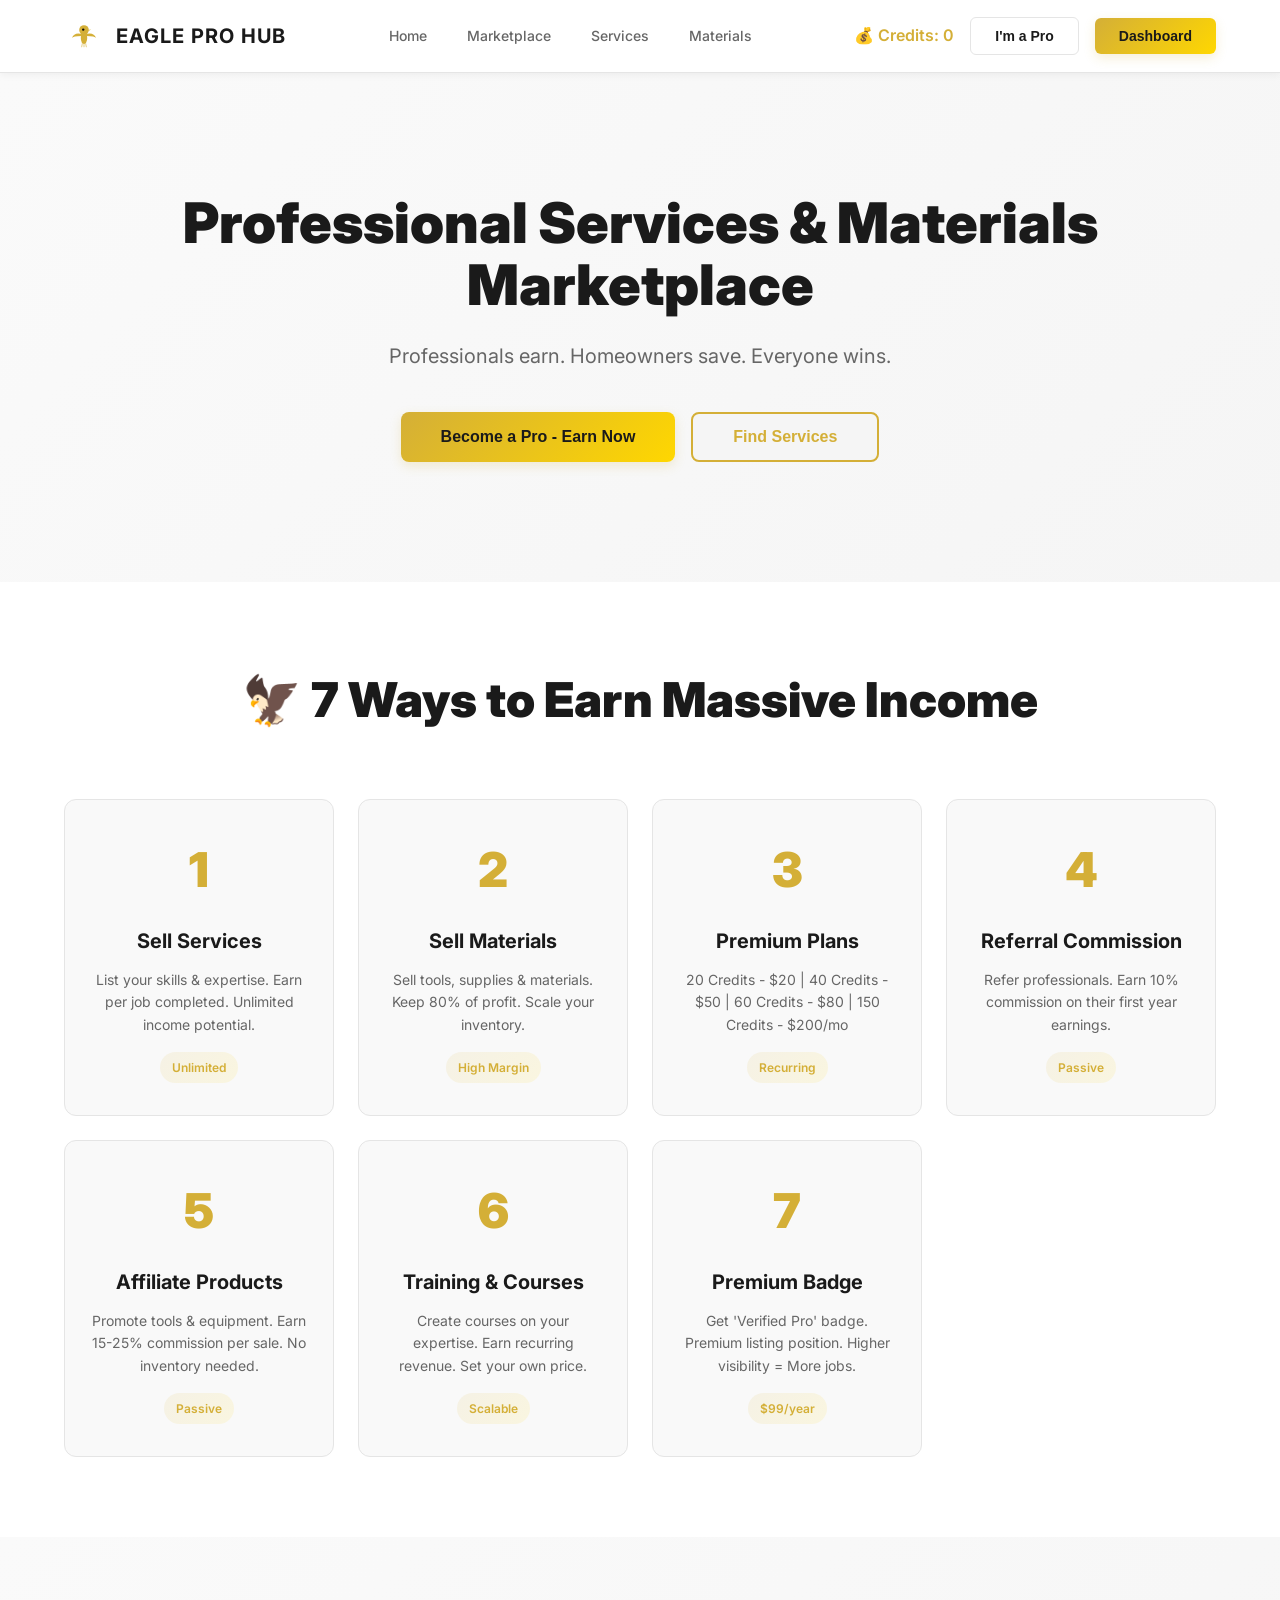
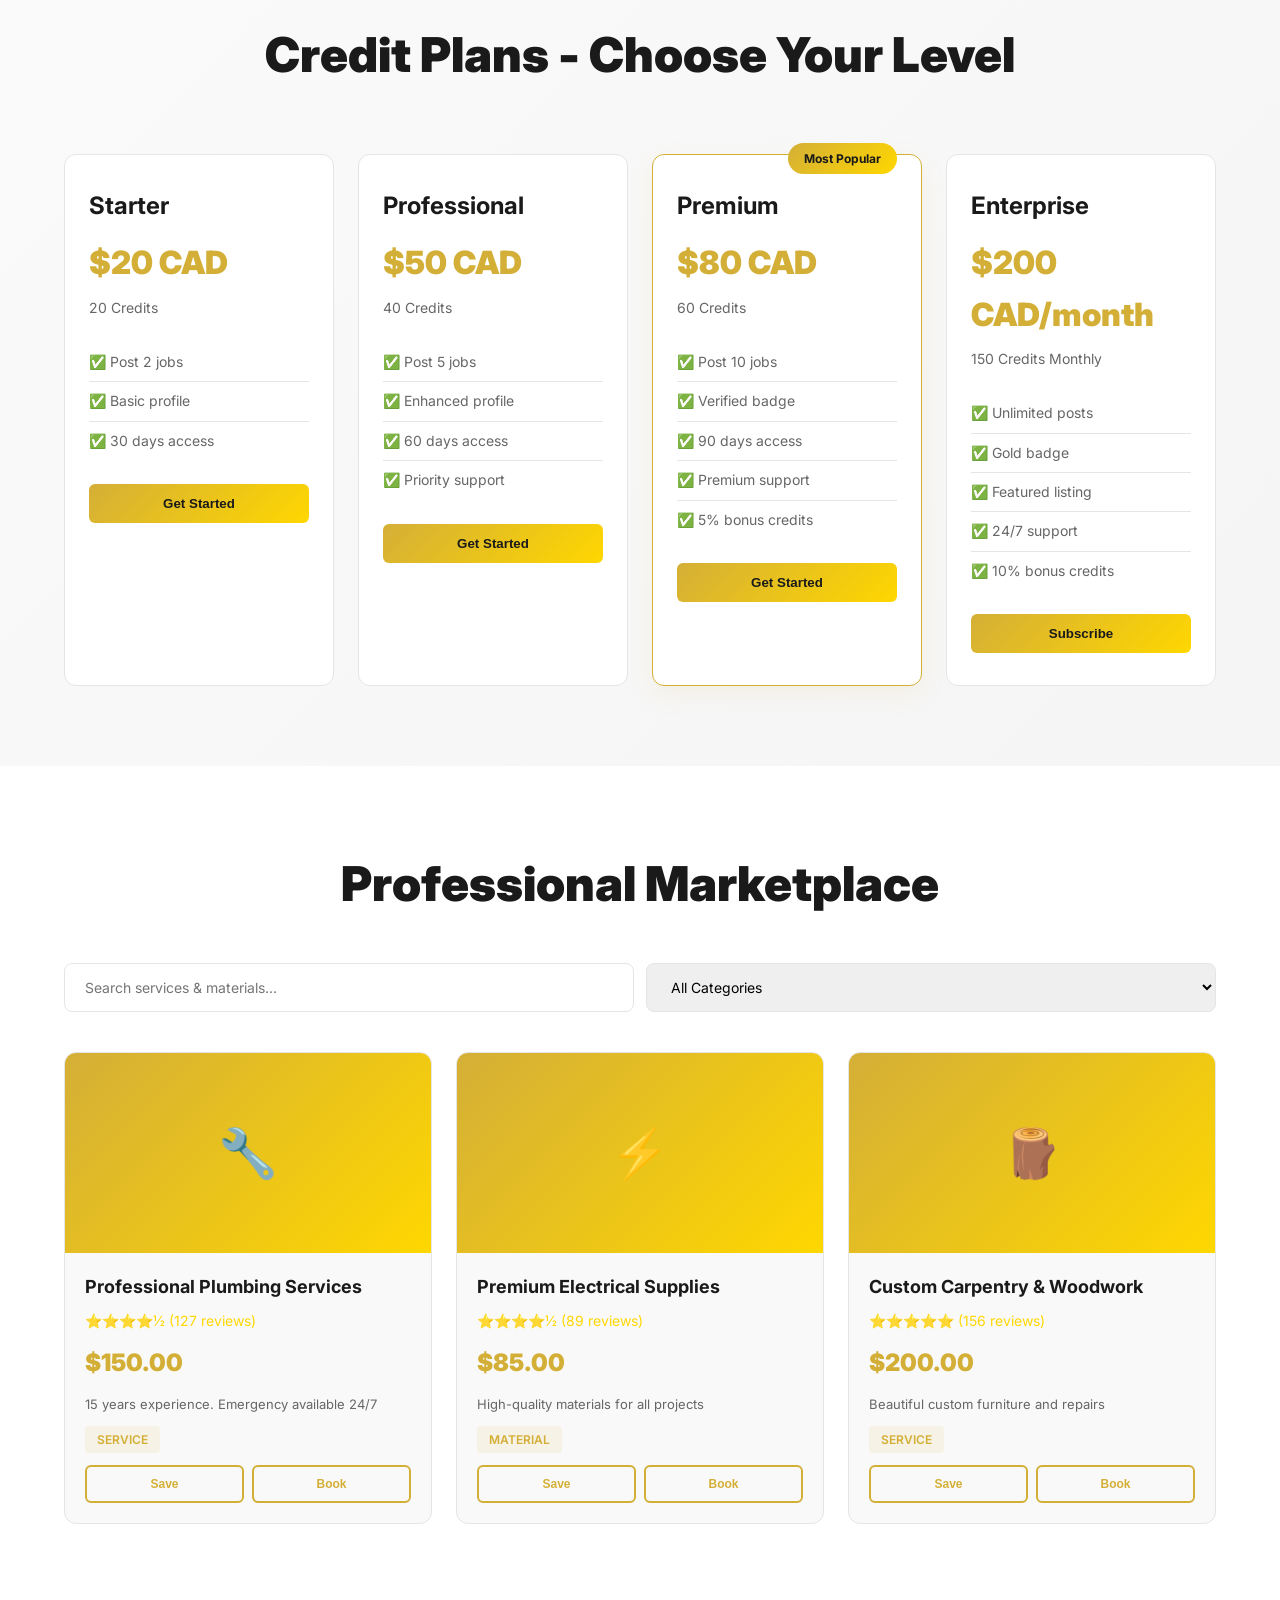
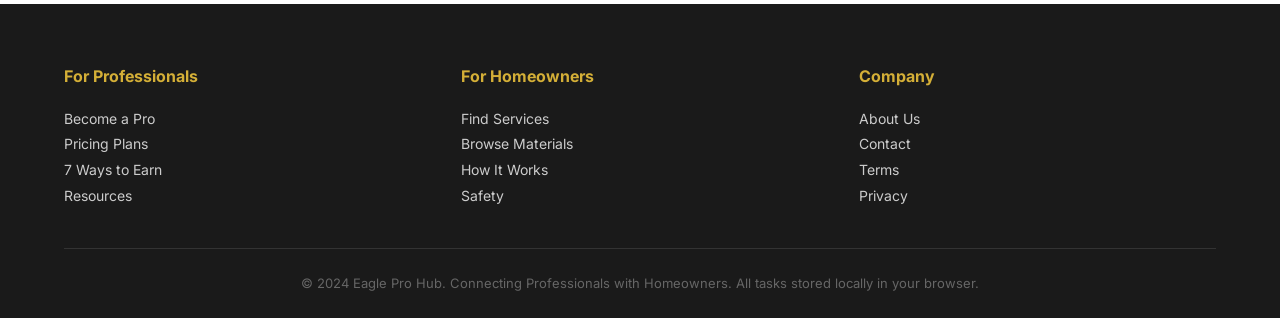
<file: eagle-pro-hub/index.html>
<!DOCTYPE html>
<html lang="en">
<head>
    <meta charset="UTF-8">
    <meta name="viewport" content="width=device-width, initial-scale=1.0">
    <title>Eagle Pro Hub - Professional & Homeowner Marketplace</title>
    <link href="https://fonts.googleapis.com/css2?family=Inter:wght@300;400;500;600;700;900&display=swap" rel="stylesheet">
    <link rel="stylesheet" href="styles.css">
</head>
<body>
    <!-- Navigation -->
    <nav class="navbar">
        <div class="container">
            <div class="navbar-content">
                <div class="logo-section">
                    <svg class="eagle-logo" viewBox="0 0 100 100" xmlns="http://www.w3.org/2000/svg">
                        <circle cx="50" cy="35" r="12" fill="#D4AF37"/>
                        <circle cx="48" cy="34" r="3" fill="#0A0A0A"/>
                        <path d="M 60 35 L 68 34 L 62 37 Z" fill="#D4AF37"/>
                        <path d="M 45 45 Q 25 40 20 55 Q 22 50 45 50 Z" fill="#D4AF37"/>
                        <path d="M 55 45 Q 75 40 80 55 Q 78 50 55 50 Z" fill="#D4AF37"/>
                        <ellipse cx="50" cy="55" rx="8" ry="15" fill="#D4AF37"/>
                        <path d="M 46 68 L 44 78 M 50 68 L 50 78 M 54 68 L 56 78" stroke="#D4AF37" stroke-width="1.5" fill="none"/>
                    </svg>
                    <span class="logo-text">EAGLE PRO HUB</span>
                </div>
                <div class="nav-links">
                    <a href="#home" class="nav-link">Home</a>
                    <a href="#marketplace" class="nav-link">Marketplace</a>
                    <a href="#services" class="nav-link">Services</a>
                    <a href="#materials" class="nav-link">Materials</a>
                </div>
                <div class="nav-buttons">
                    <span class="credits-display">💰 Credits: <span id="userCredits">0</span></span>
                    <button class="btn-login" id="userTypeBtn">I'm a Pro</button>
                    <button class="btn-primary" id="dashboardBtn">Dashboard</button>
                </div>
            </div>
        </div>
    </nav>

    <!-- Hero Section -->
    <section class="hero" id="home">
        <div class="container">
            <div class="hero-content">
                <h1>Professional Services & Materials Marketplace</h1>
                <p class="hero-subtitle">Professionals earn. Homeowners save. Everyone wins.</p>
                <div class="hero-buttons">
                    <button class="btn-large-primary" id="becomeProBtn">Become a Pro - Earn Now</button>
                    <button class="btn-large-secondary" id="findServicesBtn">Find Services</button>
                </div>
            </div>
        </div>
    </section>

    <!-- 7 Income Streams Section -->
    <section class="income-streams">
        <div class="container">
            <h2>🦅 7 Ways to Earn Massive Income</h2>
            <div class="income-grid">
                <div class="income-card">
                    <div class="income-number">1</div>
                    <h3>Sell Services</h3>
                    <p>List your skills & expertise. Earn per job completed. Unlimited income potential.</p>
                    <span class="income-badge">Unlimited</span>
                </div>
                <div class="income-card">
                    <div class="income-number">2</div>
                    <h3>Sell Materials</h3>
                    <p>Sell tools, supplies & materials. Keep 80% of profit. Scale your inventory.</p>
                    <span class="income-badge">High Margin</span>
                </div>
                <div class="income-card">
                    <div class="income-number">3</div>
                    <h3>Premium Plans</h3>
                    <p>20 Credits - $20 | 40 Credits - $50 | 60 Credits - $80 | 150 Credits - $200/mo</p>
                    <span class="income-badge">Recurring</span>
                </div>
                <div class="income-card">
                    <div class="income-number">4</div>
                    <h3>Referral Commission</h3>
                    <p>Refer professionals. Earn 10% commission on their first year earnings.</p>
                    <span class="income-badge">Passive</span>
                </div>
                <div class="income-card">
                    <div class="income-number">5</div>
                    <h3>Affiliate Products</h3>
                    <p>Promote tools & equipment. Earn 15-25% commission per sale. No inventory needed.</p>
                    <span class="income-badge">Passive</span>
                </div>
                <div class="income-card">
                    <div class="income-number">6</div>
                    <h3>Training & Courses</h3>
                    <p>Create courses on your expertise. Earn recurring revenue. Set your own price.</p>
                    <span class="income-badge">Scalable</span>
                </div>
                <div class="income-card">
                    <div class="income-number">7</div>
                    <h3>Premium Badge</h3>
                    <p>Get 'Verified Pro' badge. Premium listing position. Higher visibility = More jobs.</p>
                    <span class="income-badge">$99/year</span>
                </div>
            </div>
        </div>
    </section>

    <!-- Pricing Plans -->
    <section class="pricing">
        <div class="container">
            <h2>Credit Plans - Choose Your Level</h2>
            <div class="pricing-grid">
                <div class="pricing-card">
                    <h3>Starter</h3>
                    <p class="price">$20 CAD</p>
                    <p class="credits">20 Credits</p>
                    <ul class="features">
                        <li>✅ Post 2 jobs</li>
                        <li>✅ Basic profile</li>
                        <li>✅ 30 days access</li>
                    </ul>
                    <button class="btn-plan" data-credits="20" data-price="20">Get Started</button>
                </div>
                <div class="pricing-card">
                    <h3>Professional</h3>
                    <p class="price">$50 CAD</p>
                    <p class="credits">40 Credits</p>
                    <ul class="features">
                        <li>✅ Post 5 jobs</li>
                        <li>✅ Enhanced profile</li>
                        <li>✅ 60 days access</li>
                        <li>✅ Priority support</li>
                    </ul>
                    <button class="btn-plan" data-credits="40" data-price="50">Get Started</button>
                </div>
                <div class="pricing-card featured">
                    <div class="badge">Most Popular</div>
                    <h3>Premium</h3>
                    <p class="price">$80 CAD</p>
                    <p class="credits">60 Credits</p>
                    <ul class="features">
                        <li>✅ Post 10 jobs</li>
                        <li>✅ Verified badge</li>
                        <li>✅ 90 days access</li>
                        <li>✅ Premium support</li>
                        <li>✅ 5% bonus credits</li>
                    </ul>
                    <button class="btn-plan" data-credits="60" data-price="80">Get Started</button>
                </div>
                <div class="pricing-card">
                    <h3>Enterprise</h3>
                    <p class="price">$200 CAD/month</p>
                    <p class="credits">150 Credits Monthly</p>
                    <ul class="features">
                        <li>✅ Unlimited posts</li>
                        <li>✅ Gold badge</li>
                        <li>✅ Featured listing</li>
                        <li>✅ 24/7 support</li>
                        <li>✅ 10% bonus credits</li>
                    </ul>
                    <button class="btn-plan" data-credits="150" data-price="200">Subscribe</button>
                </div>
            </div>
        </div>
    </section>

    <!-- Marketplace Section -->
    <section class="marketplace" id="marketplace">
        <div class="container">
            <h2>Professional Marketplace</h2>
            <div class="search-section">
                <input type="text" id="searchInput" placeholder="Search services & materials..." class="search-input">
                <select id="categoryFilter" class="filter-select">
                    <option value="all">All Categories</option>
                    <option value="services">Services</option>
                    <option value="materials">Materials</option>
                    <option value="plumbing">Plumbing</option>
                    <option value="electrical">Electrical</option>
                    <option value="carpentry">Carpentry</option>
                </select>
            </div>
            <div id="marketplaceItems" class="items-grid"></div>
        </div>
    </section>

    <!-- Professional Dashboard Modal -->
    <div id="proModal" class="modal">
        <div class="modal-content">
            <span class="close">&times;</span>
            <h2>Professional Dashboard</h2>
            <div class="pro-tabs">
                <button class="tab-btn active" data-tab="earnings">Earnings</button>
                <button class="tab-btn" data-tab="services">My Services</button>
                <button class="tab-btn" data-tab="materials">My Materials</button>
                <button class="tab-btn" data-tab="create">Create New</button>
            </div>
            <div id="earnings" class="tab-content active">
                <h3>💰 Your Earnings</h3>
                <div class="earnings-summary">
                    <div class="earning-card">
                        <span>Total Earnings:</span>
                        <strong id="totalEarnings">$0.00</strong>
                    </div>
                    <div class="earning-card">
                        <span>Referral Bonus:</span>
                        <strong id="referralBonus">$0.00</strong>
                    </div>
                    <div class="earning-card">
                        <span>Affiliate Commission:</span>
                        <strong id="affiliateEarnings">$0.00</strong>
                    </div>
                </div>
            </div>
            <div id="services" class="tab-content">
                <h3>My Services</h3>
                <div id="servicesList"></div>
            </div>
            <div id="materials" class="tab-content">
                <h3>My Materials</h3>
                <div id="materialsList"></div>
            </div>
            <div id="create" class="tab-content">
                <h3>Create New Listing</h3>
                <form id="createListingForm">
                    <input type="text" placeholder="Title" id="listingTitle" required>
                    <select id="listingType" required>
                        <option value="service">Service</option>
                        <option value="material">Material</option>
                    </select>
                    <select id="listingCategory" required>
                        <option value="plumbing">Plumbing</option>
                        <option value="electrical">Electrical</option>
                        <option value="carpentry">Carpentry</option>
                        <option value="painting">Painting</option>
                    </select>
                    <textarea placeholder="Description" id="listingDescription" required></textarea>
                    <input type="number" placeholder="Price" id="listingPrice" required>
                    <button type="submit" class="btn-primary">Create Listing</button>
                </form>
            </div>
        </div>
    </div>

    <!-- Homeowner Dashboard Modal -->
    <div id="homeownerModal" class="modal">
        <div class="modal-content">
            <span class="close">&times;</span>
            <h2>Homeowner Dashboard</h2>
            <div class="homeowner-tabs">
                <button class="tab-btn active" data-tab="saved">Saved Services</button>
                <button class="tab-btn" data-tab="orders">My Orders</button>
                <button class="tab-btn" data-tab="reviews">My Reviews</button>
            </div>
            <div id="saved" class="tab-content active">
                <h3>Saved Services & Materials</h3>
                <div id="savedList"></div>
            </div>
            <div id="orders" class="tab-content">
                <h3>My Orders</h3>
                <div id="ordersList"></div>
            </div>
            <div id="reviews" class="tab-content">
                <h3>My Reviews</h3>
                <div id="reviewsList"></div>
            </div>
        </div>
    </div>

    <!-- Footer -->
    <footer class="footer">
        <div class="container">
            <div class="footer-content">
                <div class="footer-section">
                    <h4>For Professionals</h4>
                    <ul>
                        <li><a href="#">Become a Pro</a></li>
                        <li><a href="#">Pricing Plans</a></li>
                        <li><a href="#">7 Ways to Earn</a></li>
                        <li><a href="#">Resources</a></li>
                    </ul>
                </div>
                <div class="footer-section">
                    <h4>For Homeowners</h4>
                    <ul>
                        <li><a href="#">Find Services</a></li>
                        <li><a href="#">Browse Materials</a></li>
                        <li><a href="#">How It Works</a></li>
                        <li><a href="#">Safety</a></li>
                    </ul>
                </div>
                <div class="footer-section">
                    <h4>Company</h4>
                    <ul>
                        <li><a href="#">About Us</a></li>
                        <li><a href="#">Contact</a></li>
                        <li><a href="#">Terms</a></li>
                        <li><a href="#">Privacy</a></li>
                    </ul>
                </div>
            </div>
            <div class="footer-bottom">
                <p>&copy; 2024 Eagle Pro Hub. Connecting Professionals with Homeowners. All tasks stored locally in your browser.</p>
            </div>
        </div>
    </footer>

    <!-- Notification Toast -->
    <div id="notificationToast" class="notification-toast"></div>

    <script src="marketplace.js"></script>
</body>
</html>
</file>
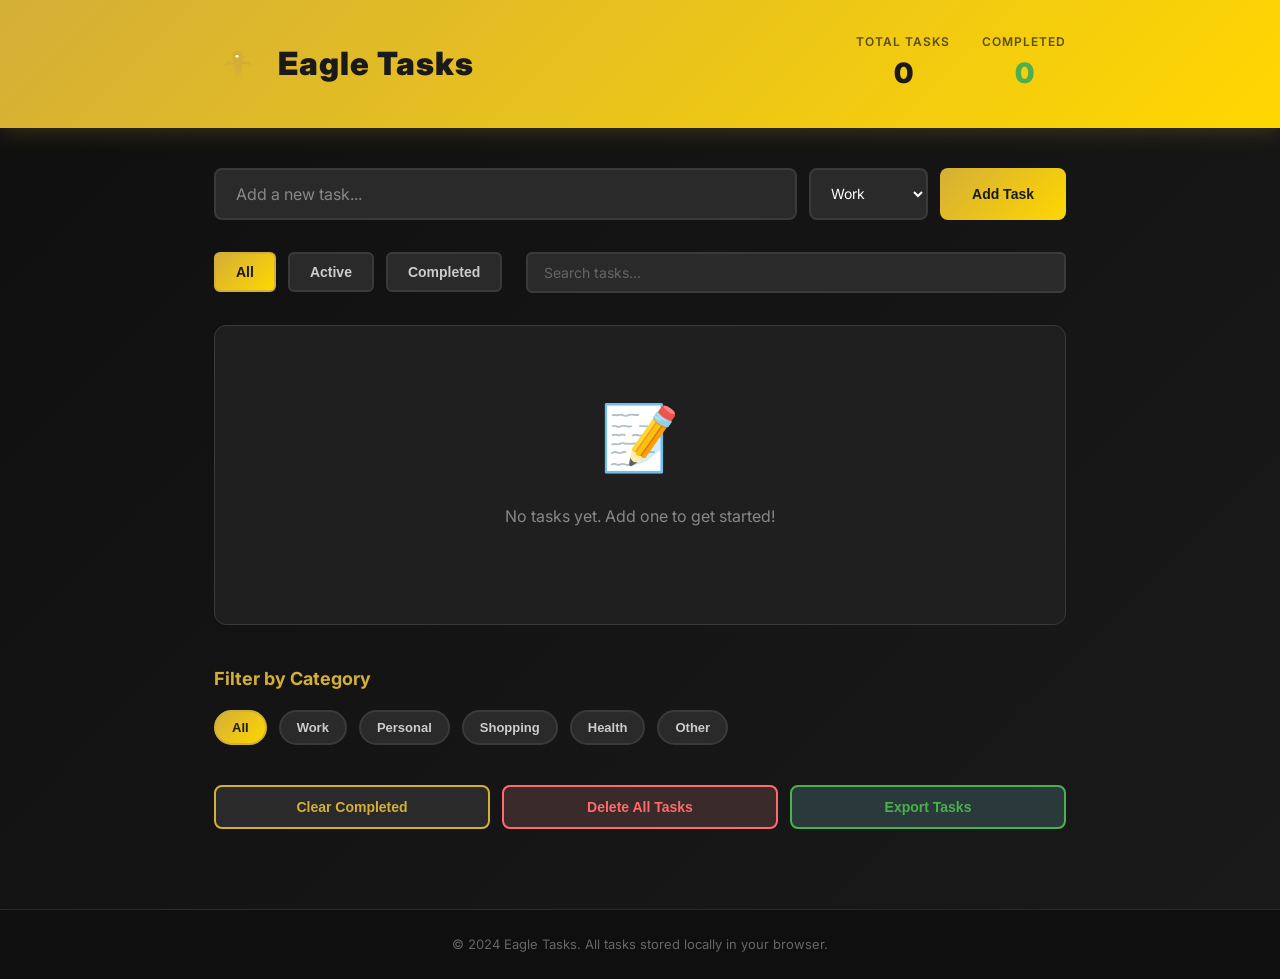
<file: todo-app/index.html>
<!DOCTYPE html>
<html lang="en">
<head>
    <meta charset="UTF-8">
    <meta name="viewport" content="width=device-width, initial-scale=1.0">
    <title>Eagle Tasks - To-Do List Application</title>
    <link href="https://fonts.googleapis.com/css2?family=Inter:wght@300;400;500;600;700;900&display=swap" rel="stylesheet">
    <link rel="stylesheet" href="styles.css">
</head>
<body>
    <div class="app-container">
        <!-- Header -->
        <header class="app-header">
            <div class="header-content">
                <div class="logo-section">
                    <svg class="eagle-logo-small" viewBox="0 0 100 100" xmlns="http://www.w3.org/2000/svg">
                        <circle cx="50" cy="35" r="12" fill="#D4AF37"/>
                        <circle cx="48" cy="34" r="3" fill="#FFFFFF"/>
                        <path d="M 60 35 L 68 34 L 62 37 Z" fill="#D4AF37"/>
                        <path d="M 45 45 Q 25 40 20 55 Q 22 50 45 50 Z" fill="#D4AF37"/>
                        <path d="M 55 45 Q 75 40 80 55 Q 78 50 55 50 Z" fill="#D4AF37"/>
                        <ellipse cx="50" cy="55" rx="8" ry="15" fill="#D4AF37"/>
                        <path d="M 46 68 L 44 78 M 50 68 L 50 78 M 54 68 L 56 78" stroke="#D4AF37" stroke-width="1.5" fill="none"/>
                    </svg>
                    <h1>Eagle Tasks</h1>
                </div>
                <div class="header-stats">
                    <div class="stat">
                        <span class="stat-label">Total Tasks</span>
                        <span class="stat-value" id="totalTasks">0</span>
                    </div>
                    <div class="stat">
                        <span class="stat-label">Completed</span>
                        <span class="stat-value completed" id="completedTasks">0</span>
                    </div>
                </div>
            </div>
        </header>

        <!-- Main Content -->
        <main class="app-main">
            <div class="container">
                <!-- Input Section -->
                <section class="input-section">
                    <div class="input-wrapper">
                        <input 
                            type="text" 
                            id="taskInput" 
                            class="task-input" 
                            placeholder="Add a new task..."
                            autocomplete="off"
                        >
                        <select id="categorySelect" class="category-select">
                            <option value="work">Work</option>
                            <option value="personal">Personal</option>
                            <option value="shopping">Shopping</option>
                            <option value="health">Health</option>
                            <option value="other">Other</option>
                        </select>
                        <button id="addTaskBtn" class="btn-add">Add Task</button>
                    </div>
                </section>

                <!-- Filter Section -->
                <section class="filter-section">
                    <div class="filter-buttons">
                        <button class="filter-btn active" data-filter="all">All</button>
                        <button class="filter-btn" data-filter="active">Active</button>
                        <button class="filter-btn" data-filter="completed">Completed</button>
                    </div>
                    <div class="search-box">
                        <input 
                            type="text" 
                            id="searchInput" 
                            class="search-input" 
                            placeholder="Search tasks..."
                            autocomplete="off"
                        >
                    </div>
                </section>

                <!-- Task List Section -->
                <section class="tasks-section">
                    <div class="tasks-wrapper">
                        <div id="tasksList" class="tasks-list">
                            <!-- Tasks will be dynamically inserted here -->
                        </div>
                        <div id="emptyState" class="empty-state">
                            <div class="empty-icon">📝</div>
                            <p class="empty-message">No tasks yet. Add one to get started!</p>
                        </div>
                    </div>
                </section>

                <!-- Category Filter -->
                <section class="category-filter-section">
                    <h3>Filter by Category</h3>
                    <div class="category-badges">
                        <button class="category-badge active" data-category="all">All</button>
                        <button class="category-badge" data-category="work">Work</button>
                        <button class="category-badge" data-category="personal">Personal</button>
                        <button class="category-badge" data-category="shopping">Shopping</button>
                        <button class="category-badge" data-category="health">Health</button>
                        <button class="category-badge" data-category="other">Other</button>
                    </div>
                </section>

                <!-- Action Buttons -->
                <section class="actions-section">
                    <button id="clearCompletedBtn" class="btn-secondary">Clear Completed</button>
                    <button id="deleteAllBtn" class="btn-danger">Delete All Tasks</button>
                    <button id="exportBtn" class="btn-tertiary">Export Tasks</button>
                </section>
            </div>
        </main>

        <!-- Footer -->
        <footer class="app-footer">
            <p>&copy; 2024 Eagle Tasks. All tasks stored locally in your browser.</p>
        </footer>
    </div>

    <!-- Confirmation Modal -->
    <div id="confirmModal" class="modal">
        <div class="modal-content">
            <h2>Confirm Action</h2>
            <p id="confirmMessage"></p>
            <div class="modal-buttons">
                <button id="confirmBtn" class="btn-confirm">Confirm</button>
                <button id="cancelBtn" class="btn-cancel">Cancel</button>
            </div>
        </div>
    </div>

    <!-- Notification Toast -->
    <div id="notificationToast" class="notification-toast"></div>

    <script src="script.js"></script>
</body>
</html>
</file>
<file: eagle-pro-hub/styles.css>
/* General Styles */
* {
    margin: 0;
    padding: 0;
    box-sizing: border-box;
}

html {
    scroll-behavior: smooth;
}

body {
    font-family: 'Inter', sans-serif;
    background: #FFFFFF;
    color: #1A1A1A;
    line-height: 1.6;
}

.container {
    max-width: 1200px;
    margin: 0 auto;
    padding: 0 24px;
}

/* Navigation */
.navbar {
    background: #FFFFFF;
    border-bottom: 1px solid #E5E5E5;
    position: sticky;
    top: 0;
    z-index: 1000;
    box-shadow: 0 2px 8px rgba(0, 0, 0, 0.05);
}

.navbar-content {
    display: flex;
    justify-content: space-between;
    align-items: center;
    padding: 16px 0;
}

.logo-section {
    display: flex;
    align-items: center;
    gap: 12px;
    cursor: pointer;
}

.eagle-logo {
    width: 40px;
    height: 40px;
}

.logo-text {
    font-size: 20px;
    font-weight: 700;
    letter-spacing: 1px;
    color: #1A1A1A;
}

.nav-links {
    display: flex;
    gap: 40px;
    align-items: center;
}

.nav-link {
    text-decoration: none;
    color: #666;
    font-weight: 500;
    transition: color 0.3s ease;
    font-size: 14px;
}

.nav-link:hover {
    color: #D4AF37;
}

.nav-buttons {
    display: flex;
    gap: 16px;
    align-items: center;
}

.credits-display {
    font-weight: 600;
    color: #D4AF37;
}

.btn-login {
    background: transparent;
    border: 1px solid #E5E5E5;
    padding: 10px 24px;
    border-radius: 6px;
    font-size: 14px;
    font-weight: 600;
    cursor: pointer;
    transition: all 0.3s ease;
    color: #1A1A1A;
}

.btn-login:hover {
    border-color: #D4AF37;
    color: #D4AF37;
}

.btn-primary {
    background: linear-gradient(135deg, #D4AF37, #FFD700);
    border: none;
    padding: 10px 24px;
    border-radius: 6px;
    font-size: 14px;
    font-weight: 600;
    color: #1A1A1A;
    cursor: pointer;
    transition: all 0.3s ease;
    box-shadow: 0 4px 12px rgba(212, 175, 55, 0.2);
}

.btn-primary:hover {
    transform: translateY(-2px);
    box-shadow: 0 6px 16px rgba(212, 175, 55, 0.3);
}

/* Hero Section */
.hero {
    padding: 120px 0;
    text-align: center;
    background: linear-gradient(135deg, #FAFAFA 0%, #F5F5F5 100%);
}

.hero h1 {
    font-size: 56px;
    font-weight: 900;
    line-height: 1.1;
    margin-bottom: 24px;
    color: #1A1A1A;
}

.hero-subtitle {
    font-size: 20px;
    color: #666;
    margin-bottom: 40px;
    line-height: 1.6;
}

.hero-buttons {
    display: flex;
    gap: 16px;
    justify-content: center;
    flex-wrap: wrap;
}

.btn-large-primary,
.btn-large-secondary {
    padding: 14px 40px;
    border: none;
    border-radius: 8px;
    font-size: 16px;
    font-weight: 700;
    cursor: pointer;
    transition: all 0.3s ease;
}

.btn-large-primary {
    background: linear-gradient(135deg, #D4AF37, #FFD700);
    color: #1A1A1A;
    box-shadow: 0 4px 12px rgba(212, 175, 55, 0.2);
}

.btn-large-primary:hover {
    transform: translateY(-2px);
    box-shadow: 0 6px 16px rgba(212, 175, 55, 0.3);
}

.btn-large-secondary {
    background: #F5F5F5;
    border: 2px solid #D4AF37;
    color: #D4AF37;
}

.btn-large-secondary:hover {
    background: #D4AF37;
    color: #1A1A1A;
}

/* Income Streams */
.income-streams {
    padding: 80px 0;
    background: #FFFFFF;
}

.income-streams h2 {
    font-size: 48px;
    font-weight: 900;
    text-align: center;
    margin-bottom: 60px;
    color: #1A1A1A;
}

.income-grid {
    display: grid;
    grid-template-columns: repeat(4, 1fr);
    gap: 24px;
}

.income-card {
    padding: 32px 24px;
    background: #F9F9F9;
    border-radius: 12px;
    text-align: center;
    transition: all 0.3s ease;
    border: 1px solid #E5E5E5;
}

.income-card:hover {
    background: #FFFFFF;
    border-color: #D4AF37;
    box-shadow: 0 8px 24px rgba(212, 175, 55, 0.1);
    transform: translateY(-4px);
}

.income-number {
    font-size: 48px;
    font-weight: 900;
    color: #D4AF37;
    margin-bottom: 16px;
}

.income-card h3 {
    font-size: 20px;
    font-weight: 700;
    margin-bottom: 12px;
    color: #1A1A1A;
}

.income-card p {
    font-size: 14px;
    color: #666;
    margin-bottom: 16px;
}

.income-badge {
    display: inline-block;
    background: linear-gradient(135deg, rgba(212, 175, 55, 0.1), rgba(255, 215, 0, 0.1));
    color: #D4AF37;
    padding: 6px 12px;
    border-radius: 20px;
    font-size: 12px;
    font-weight: 600;
}

/* Pricing Section */
.pricing {
    padding: 80px 0;
    background: linear-gradient(135deg, #FAFAFA 0%, #F5F5F5 100%);
}

.pricing h2 {
    font-size: 48px;
    font-weight: 900;
    text-align: center;
    margin-bottom: 60px;
    color: #1A1A1A;
}

.pricing-grid {
    display: grid;
    grid-template-columns: repeat(4, 1fr);
    gap: 24px;
}

.pricing-card {
    background: #FFFFFF;
    border-radius: 12px;
    padding: 32px 24px;
    border: 1px solid #E5E5E5;
    transition: all 0.3s ease;
    position: relative;
}

.pricing-card:hover {
    box-shadow: 0 12px 32px rgba(212, 175, 55, 0.15);
    transform: translateY(-8px);
    border-color: #D4AF37;
}

.pricing-card.featured {
    border-color: #D4AF37;
    box-shadow: 0 8px 24px rgba(212, 175, 55, 0.1);
}

.pricing-card .badge {
    position: absolute;
    top: -12px;
    right: 24px;
    background: linear-gradient(135deg, #D4AF37, #FFD700);
    color: #1A1A1A;
    padding: 6px 16px;
    border-radius: 20px;
    font-size: 12px;
    font-weight: 700;
}

.pricing-card h3 {
    font-size: 24px;
    font-weight: 700;
    margin-bottom: 12px;
    color: #1A1A1A;
}

.price {
    font-size: 32px;
    font-weight: 900;
    color: #D4AF37;
    margin-bottom: 8px;
}

.credits {
    font-size: 14px;
    color: #666;
    margin-bottom: 24px;
}

.features {
    list-style: none;
    margin-bottom: 24px;
}

.features li {
    font-size: 14px;
    color: #666;
    padding: 8px 0;
    border-bottom: 1px solid #E5E5E5;
}

.features li:last-child {
    border-bottom: none;
}

.btn-plan {
    width: 100%;
    padding: 12px;
    background: linear-gradient(135deg, #D4AF37, #FFD700);
    border: none;
    border-radius: 6px;
    color: #1A1A1A;
    font-weight: 600;
    cursor: pointer;
    transition: all 0.3s ease;
}

.btn-plan:hover {
    transform: translateY(-2px);
    box-shadow: 0 6px 16px rgba(212, 175, 55, 0.3);
}

/* Marketplace Section */
.marketplace {
    padding: 80px 0;
    background: #FFFFFF;
}

.marketplace h2 {
    font-size: 48px;
    font-weight: 900;
    text-align: center;
    margin-bottom: 40px;
    color: #1A1A1A;
}

.search-section {
    display: flex;
    gap: 12px;
    margin-bottom: 40px;
}

.search-input,
.filter-select {
    flex: 1;
    padding: 14px 20px;
    border: 1px solid #E5E5E5;
    border-radius: 8px;
    font-size: 14px;
    font-family: 'Inter', sans-serif;
    transition: border-color 0.3s ease;
}

.search-input:focus,
.filter-select:focus {
    outline: none;
    border-color: #D4AF37;
}

.items-grid {
    display: grid;
    grid-template-columns: repeat(3, 1fr);
    gap: 24px;
}

.item-card {
    background: #F9F9F9;
    border-radius: 12px;
    overflow: hidden;
    border: 1px solid #E5E5E5;
    transition: all 0.3s ease;
}

.item-card:hover {
    box-shadow: 0 12px 32px rgba(212, 175, 55, 0.15);
    transform: translateY(-6px);
    border-color: #D4AF37;
}

.item-image {
    width: 100%;
    height: 200px;
    background: linear-gradient(135deg, #D4AF37, #FFD700);
    display: flex;
    align-items: center;
    justify-content: center;
    font-size: 48px;
}

.item-body {
    padding: 20px;
}

.item-body h3 {
    font-size: 18px;
    font-weight: 700;
    margin-bottom: 8px;
    color: #1A1A1A;
}

.item-rating {
    color: #FFD700;
    font-size: 14px;
    margin-bottom: 12px;
}

.item-price {
    font-size: 24px;
    font-weight: 900;
    color: #D4AF37;
    margin-bottom: 12px;
}

.item-description {
    font-size: 13px;
    color: #666;
    margin-bottom: 12px;
    line-height: 1.5;
}

.item-badge {
    display: inline-block;
    background: rgba(212, 175, 55, 0.1);
    color: #D4AF37;
    padding: 4px 12px;
    border-radius: 4px;
    font-size: 12px;
    font-weight: 600;
    margin-bottom: 12px;
}

.item-actions {
    display: flex;
    gap: 8px;
}

.btn-secondary {
    flex: 1;
    padding: 10px;
    background: transparent;
    border: 2px solid #D4AF37;
    border-radius: 6px;
    color: #D4AF37;
    font-weight: 600;
    cursor: pointer;
    transition: all 0.3s ease;
    font-size: 12px;
}

.btn-secondary:hover {
    background: #D4AF37;
    color: #1A1A1A;
}

/* Modal */
.modal {
    display: none;
    position: fixed;
    z-index: 1000;
    left: 0;
    top: 0;
    width: 100%;
    height: 100%;
    background: rgba(0, 0, 0, 0.4);
    overflow: auto;
}

.modal.active {
    display: block;
}

.modal-content {
    background: #FFFFFF;
    margin: 10% auto;
    padding: 32px;
    border-radius: 12px;
    width: 90%;
    max-width: 800px;
    max-height: 80vh;
    overflow-y: auto;
}

.close {
    color: #888;
    float: right;
    font-size: 28px;
    font-weight: bold;
    cursor: pointer;
}

.close:hover {
    color: #D4AF37;
}

.modal-content h2 {
    font-size: 28px;
    font-weight: 700;
    margin-bottom: 24px;
    color: #1A1A1A;
}

.pro-tabs,
.homeowner-tabs {
    display: flex;
    gap: 12px;
    margin-bottom: 24px;
    border-bottom: 2px solid #E5E5E5;
}

.tab-btn {
    padding: 12px 20px;
    background: transparent;
    border: none;
    font-size: 14px;
    font-weight: 600;
    cursor: pointer;
    color: #666;
    border-bottom: 3px solid transparent;
    transition: all 0.3s ease;
}

.tab-btn.active {
    color: #D4AF37;
    border-bottom-color: #D4AF37;
}

.tab-content {
    display: none;
}

.tab-content.active {
    display: block;
}

.earnings-summary {
    display: grid;
    grid-template-columns: repeat(3, 1fr);
    gap: 16px;
    margin-bottom: 24px;
}

.earning-card {
    background: #F9F9F9;
    padding: 16px;
    border-radius: 8px;
    text-align: center;
}

.earning-card span {
    display: block;
    font-size: 13px;
    color: #666;
    margin-bottom: 8px;
}

.earning-card strong {
    display: block;
    font-size: 24px;
    color: #D4AF37;
}

#createListingForm {
    display: flex;
    flex-direction: column;
    gap: 12px;
}

#createListingForm input,
#createListingForm select,
#createListingForm textarea {
    padding: 12px;
    border: 1px solid #E5E5E5;
    border-radius: 6px;
    font-size: 14px;
    font-family: 'Inter', sans-serif;
}

#createListingForm textarea {
    resize: vertical;
    min-height: 100px;
}

/* Notification Toast */
.notification-toast {
    position: fixed;
    bottom: 24px;
    right: 24px;
    padding: 16px 24px;
    background: #D4AF37;
    color: #1A1A1A;
    border-radius: 6px;
    display: none;
    animation: slideIn 0.3s ease;
    z-index: 999;
    max-width: 300px;
}

.notification-toast.show {
    display: block;
}

@keyframes slideIn {
    from {
        transform: translateX(400px);
        opacity: 0;
    }
    to {
        transform: translateX(0);
        opacity: 1;
    }
}

/* Footer */
.footer {
    background: #1A1A1A;
    color: #FFFFFF;
    padding: 60px 0 24px;
}

.footer-content {
    display: grid;
    grid-template-columns: repeat(3, 1fr);
    gap: 40px;
    margin-bottom: 40px;
}

.footer-section h4 {
    color: #D4AF37;
    margin-bottom: 16px;
    font-size: 16px;
}

.footer-section ul {
    list-style: none;
}

.footer-section a {
    color: #CCCCCC;
    text-decoration: none;
    font-size: 14px;
    transition: color 0.3s ease;
}

.footer-section a:hover {
    color: #D4AF37;
}

.footer-bottom {
    padding-top: 24px;
    border-top: 1px solid #333;
    text-align: center;
    color: #666;
    font-size: 13px;
}

/* Responsive */
@media (max-width: 1024px) {
    .income-grid,
    .pricing-grid {
        grid-template-columns: repeat(2, 1fr);
    }

    .items-grid {
        grid-template-columns: repeat(2, 1fr);
    }
}

@media (max-width: 768px) {
    .navbar-content {
        flex-direction: column;
        gap: 16px;
    }

    .nav-links {
        flex-direction: column;
        gap: 12px;
        text-align: center;
    }

    .hero h1 {
        font-size: 36px;
    }

    .hero-buttons {
        flex-direction: column;
    }

    .income-grid,
    .pricing-grid {
        grid-template-columns: 1fr;
    }

    .items-grid {
        grid-template-columns: 1fr;
    }

    .earnings-summary {
        grid-template-columns: 1fr;
    }

    .footer-content {
        grid-template-columns: 1fr;
    }
}
</file>
<file: todo-app/styles.css>
/* General Styles */
* {
    margin: 0;
    padding: 0;
    box-sizing: border-box;
}

html {
    scroll-behavior: smooth;
}

body {
    font-family: 'Inter', sans-serif;
    background: linear-gradient(135deg, #0F0F0F 0%, #1A1A1A 100%);
    color: #FFFFFF;
    line-height: 1.6;
    min-height: 100vh;
}

.app-container {
    display: flex;
    flex-direction: column;
    min-height: 100vh;
}

.container {
    max-width: 900px;
    margin: 0 auto;
    padding: 0 24px;
}

/* Header */
.app-header {
    background: linear-gradient(135deg, #D4AF37, #FFD700);
    padding: 32px 0;
    box-shadow: 0 4px 20px rgba(212, 175, 55, 0.2);
    position: sticky;
    top: 0;
    z-index: 100;
}

.header-content {
    max-width: 900px;
    margin: 0 auto;
    padding: 0 24px;
    display: flex;
    justify-content: space-between;
    align-items: center;
}

.logo-section {
    display: flex;
    align-items: center;
    gap: 16px;
}

.eagle-logo-small {
    width: 48px;
    height: 48px;
}

.app-header h1 {
    font-size: 32px;
    font-weight: 900;
    color: #1A1A1A;
    letter-spacing: 1px;
}

.header-stats {
    display: flex;
    gap: 32px;
}

.stat {
    display: flex;
    flex-direction: column;
    align-items: center;
}

.stat-label {
    font-size: 12px;
    font-weight: 600;
    color: rgba(26, 26, 26, 0.7);
    letter-spacing: 1px;
    text-transform: uppercase;
}

.stat-value {
    font-size: 28px;
    font-weight: 900;
    color: #1A1A1A;
}

.stat-value.completed {
    color: #4CAF50;
}

/* Main Content */
.app-main {
    flex: 1;
    padding: 40px 0;
}

/* Input Section */
.input-section {
    margin-bottom: 32px;
}

.input-wrapper {
    display: flex;
    gap: 12px;
    margin-bottom: 20px;
}

.task-input {
    flex: 1;
    padding: 14px 20px;
    background: #2A2A2A;
    border: 2px solid #3A3A3A;
    border-radius: 8px;
    color: #FFFFFF;
    font-size: 16px;
    font-family: 'Inter', sans-serif;
    transition: all 0.3s ease;
}

.task-input::placeholder {
    color: #888;
}

.task-input:focus {
    outline: none;
    border-color: #D4AF37;
    background: #333333;
    box-shadow: 0 0 0 3px rgba(212, 175, 55, 0.1);
}

.category-select {
    padding: 14px 16px;
    background: #2A2A2A;
    border: 2px solid #3A3A3A;
    border-radius: 8px;
    color: #FFFFFF;
    font-size: 14px;
    font-family: 'Inter', sans-serif;
    cursor: pointer;
    transition: all 0.3s ease;
}

.category-select:focus {
    outline: none;
    border-color: #D4AF37;
    background: #333333;
}

.category-select option {
    background: #2A2A2A;
    color: #FFFFFF;
}

.btn-add {
    padding: 14px 32px;
    background: linear-gradient(135deg, #D4AF37, #FFD700);
    border: none;
    border-radius: 8px;
    color: #1A1A1A;
    font-size: 14px;
    font-weight: 700;
    cursor: pointer;
    transition: all 0.3s ease;
    white-space: nowrap;
}

.btn-add:hover {
    transform: translateY(-2px);
    box-shadow: 0 6px 16px rgba(212, 175, 55, 0.3);
}

.btn-add:active {
    transform: translateY(0);
}

/* Filter Section */
.filter-section {
    display: flex;
    justify-content: space-between;
    align-items: center;
    gap: 24px;
    margin-bottom: 32px;
    flex-wrap: wrap;
}

.filter-buttons {
    display: flex;
    gap: 12px;
}

.filter-btn {
    padding: 10px 20px;
    background: #2A2A2A;
    border: 2px solid #3A3A3A;
    border-radius: 6px;
    color: #CCCCCC;
    font-size: 14px;
    font-weight: 600;
    cursor: pointer;
    transition: all 0.3s ease;
}

.filter-btn:hover {
    border-color: #D4AF37;
    color: #D4AF37;
}

.filter-btn.active {
    background: linear-gradient(135deg, #D4AF37, #FFD700);
    border-color: #D4AF37;
    color: #1A1A1A;
}

.search-box {
    flex: 1;
    min-width: 200px;
}

.search-input {
    width: 100%;
    padding: 10px 16px;
    background: #2A2A2A;
    border: 2px solid #3A3A3A;
    border-radius: 6px;
    color: #FFFFFF;
    font-size: 14px;
    font-family: 'Inter', sans-serif;
    transition: all 0.3s ease;
}

.search-input::placeholder {
    color: #666;
}

.search-input:focus {
    outline: none;
    border-color: #D4AF37;
    background: #333333;
}

/* Tasks Section */
.tasks-section {
    margin-bottom: 40px;
}

.tasks-wrapper {
    background: #1F1F1F;
    border-radius: 12px;
    border: 1px solid #3A3A3A;
    overflow: hidden;
    min-height: 300px;
}

.tasks-list {
    list-style: none;
}

.task-item {
    display: flex;
    align-items: center;
    gap: 16px;
    padding: 16px 20px;
    border-bottom: 1px solid #2A2A2A;
    transition: all 0.3s ease;
}

.task-item:last-child {
    border-bottom: none;
}

.task-item:hover {
    background: #252525;
}

.task-item.completed {
    opacity: 0.6;
}

.task-item.completed .task-text {
    text-decoration: line-through;
    color: #888;
}

.task-checkbox {
    width: 24px;
    height: 24px;
    cursor: pointer;
    accent-color: #4CAF50;
}

.task-content {
    flex: 1;
    display: flex;
    flex-direction: column;
    gap: 6px;
}

.task-text {
    font-size: 16px;
    font-weight: 500;
    color: #FFFFFF;
    word-break: break-word;
}

.task-meta {
    display: flex;
    gap: 12px;
    align-items: center;
    font-size: 12px;
    color: #888;
}

.task-category {
    display: inline-flex;
    align-items: center;
    gap: 4px;
    padding: 4px 8px;
    background: rgba(212, 175, 55, 0.1);
    border-radius: 4px;
    color: #D4AF37;
    font-weight: 600;
}

.task-date {
    font-size: 12px;
    color: #666;
}

.task-actions {
    display: flex;
    gap: 8px;
}

.btn-edit,
.btn-delete {
    padding: 6px 12px;
    border: none;
    border-radius: 4px;
    font-size: 12px;
    font-weight: 600;
    cursor: pointer;
    transition: all 0.3s ease;
}

.btn-edit {
    background: #3A3A3A;
    color: #D4AF37;
    border: 1px solid #D4AF37;
}

.btn-edit:hover {
    background: #D4AF37;
    color: #1A1A1A;
}

.btn-delete {
    background: #3A2A2A;
    color: #FF6B6B;
    border: 1px solid #FF6B6B;
}

.btn-delete:hover {
    background: #FF6B6B;
    color: #FFFFFF;
}

.empty-state {
    display: flex;
    flex-direction: column;
    align-items: center;
    justify-content: center;
    padding: 60px 20px;
    text-align: center;
}

.empty-icon {
    font-size: 64px;
    margin-bottom: 16px;
}

.empty-message {
    font-size: 16px;
    color: #888;
}

/* Category Filter */
.category-filter-section {
    margin-bottom: 40px;
}

.category-filter-section h3 {
    font-size: 18px;
    font-weight: 700;
    margin-bottom: 16px;
    color: #D4AF37;
}

.category-badges {
    display: flex;
    flex-wrap: wrap;
    gap: 12px;
}

.category-badge {
    padding: 8px 16px;
    background: #2A2A2A;
    border: 2px solid #3A3A3A;
    border-radius: 20px;
    color: #CCCCCC;
    font-size: 13px;
    font-weight: 600;
    cursor: pointer;
    transition: all 0.3s ease;
}

.category-badge:hover {
    border-color: #D4AF37;
    color: #D4AF37;
}

.category-badge.active {
    background: linear-gradient(135deg, #D4AF37, #FFD700);
    border-color: #D4AF37;
    color: #1A1A1A;
}

/* Actions Section */
.actions-section {
    display: flex;
    gap: 12px;
    flex-wrap: wrap;
    margin-bottom: 40px;
}

.btn-secondary,
.btn-danger,
.btn-tertiary {
    flex: 1;
    min-width: 150px;
    padding: 12px 24px;
    border: 2px solid #3A3A3A;
    border-radius: 8px;
    font-size: 14px;
    font-weight: 600;
    cursor: pointer;
    transition: all 0.3s ease;
}

.btn-secondary {
    background: #2A2A2A;
    color: #D4AF37;
    border-color: #D4AF37;
}

.btn-secondary:hover {
    background: #D4AF37;
    color: #1A1A1A;
}

.btn-danger {
    background: #3A2A2A;
    color: #FF6B6B;
    border-color: #FF6B6B;
}

.btn-danger:hover {
    background: #FF6B6B;
    color: #FFFFFF;
}

.btn-tertiary {
    background: #2A3A3A;
    color: #4CAF50;
    border-color: #4CAF50;
}

.btn-tertiary:hover {
    background: #4CAF50;
    color: #FFFFFF;
}

.btn-secondary:disabled,
.btn-danger:disabled,
.btn-tertiary:disabled {
    opacity: 0.5;
    cursor: not-allowed;
}

/* Footer */
.app-footer {
    background: #0F0F0F;
    padding: 24px;
    text-align: center;
    border-top: 1px solid #2A2A2A;
    color: #666;
    font-size: 13px;
}

/* Modal */
.modal {
    display: none;
    position: fixed;
    top: 0;
    left: 0;
    right: 0;
    bottom: 0;
    background: rgba(0, 0, 0, 0.7);
    z-index: 1000;
    align-items: center;
    justify-content: center;
    backdrop-filter: blur(4px);
}

.modal.active {
    display: flex;
}

.modal-content {
    background: #1F1F1F;
    border: 2px solid #D4AF37;
    border-radius: 12px;
    padding: 32px;
    max-width: 400px;
    width: 90%;
    box-shadow: 0 20px 60px rgba(0, 0, 0, 0.5);
}

.modal-content h2 {
    font-size: 24px;
    margin-bottom: 16px;
    color: #D4AF37;
}

#confirmMessage {
    font-size: 16px;
    color: #CCCCCC;
    margin-bottom: 24px;
    line-height: 1.6;
}

.modal-buttons {
    display: flex;
    gap: 12px;
}

.btn-confirm,
.btn-cancel {
    flex: 1;
    padding: 12px 24px;
    border: none;
    border-radius: 6px;
    font-size: 14px;
    font-weight: 600;
    cursor: pointer;
    transition: all 0.3s ease;
}

.btn-confirm {
    background: linear-gradient(135deg, #D4AF37, #FFD700);
    color: #1A1A1A;
}

.btn-confirm:hover {
    transform: translateY(-2px);
    box-shadow: 0 6px 16px rgba(212, 175, 55, 0.3);
}

.btn-cancel {
    background: #3A3A3A;
    color: #CCCCCC;
}

.btn-cancel:hover {
    background: #4A4A4A;
}

/* Notification Toast */
.notification-toast {
    position: fixed;
    bottom: 24px;
    right: 24px;
    padding: 16px 24px;
    background: #2A2A2A;
    border-left: 4px solid #D4AF37;
    border-radius: 6px;
    color: #FFFFFF;
    font-size: 14px;
    box-shadow: 0 4px 12px rgba(0, 0, 0, 0.3);
    display: none;
    animation: slideIn 0.3s ease;
    z-index: 999;
    max-width: 300px;
}

.notification-toast.show {
    display: block;
}

.notification-toast.success {
    border-left-color: #4CAF50;
}

.notification-toast.error {
    border-left-color: #FF6B6B;
}

@keyframes slideIn {
    from {
        transform: translateX(400px);
        opacity: 0;
    }
    to {
        transform: translateX(0);
        opacity: 1;
    }
}

/* Responsive Design */
@media (max-width: 768px) {
    .header-content {
        flex-direction: column;
        gap: 16px;
    }

    .header-stats {
        gap: 24px;
    }

    .app-header h1 {
        font-size: 24px;
    }

    .input-wrapper {
        flex-direction: column;
    }

    .filter-section {
        flex-direction: column;
        align-items: stretch;
    }

    .filter-buttons {
        justify-content: center;
    }

    .search-box {
        min-width: unset;
    }

    .task-meta {
        flex-wrap: wrap;
    }

    .task-actions {
        flex-direction: column;
    }

    .btn-edit,
    .btn-delete {
        width: 100%;
    }

    .actions-section {
        flex-direction: column;
    }

    .btn-secondary,
    .btn-danger,
    .btn-tertiary {
        min-width: unset;
        width: 100%;
    }

    .notification-toast {
        right: 12px;
        left: 12px;
        max-width: unset;
    }
}

@media (max-width: 480px) {
    .container {
        padding: 0 16px;
    }

    .app-header {
        padding: 20px 0;
    }

    .app-header h1 {
        font-size: 20px;
    }

    .app-main {
        padding: 20px 0;
    }

    .task-item {
        padding: 12px 16px;
        flex-direction: column;
        align-items: flex-start;
    }

    .task-content {
        width: 100%;
    }

    .task-actions {
        width: 100%;
        flex-direction: row;
        gap: 8px;
    }

    .btn-edit,
    .btn-delete {
        flex: 1;
        width: auto;
    }

    .modal-content {
        padding: 24px;
    }
}
</file>
